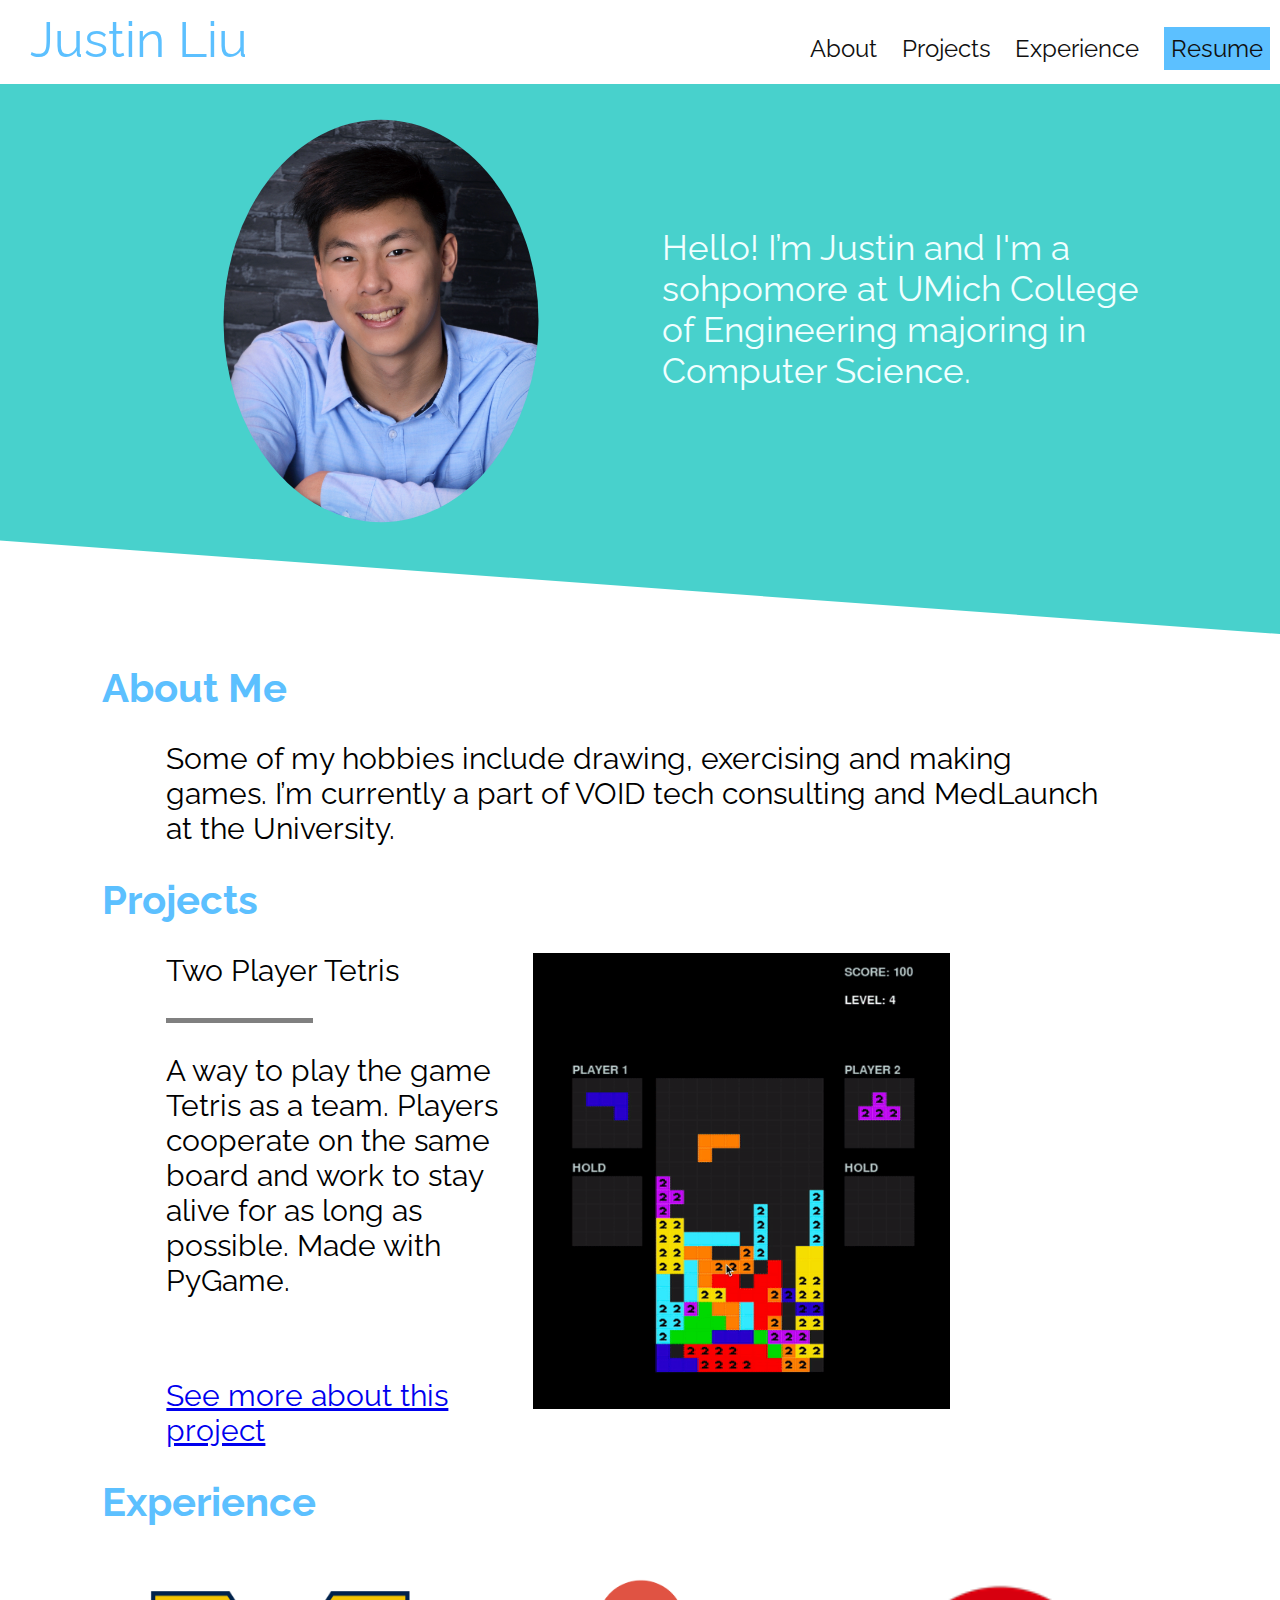
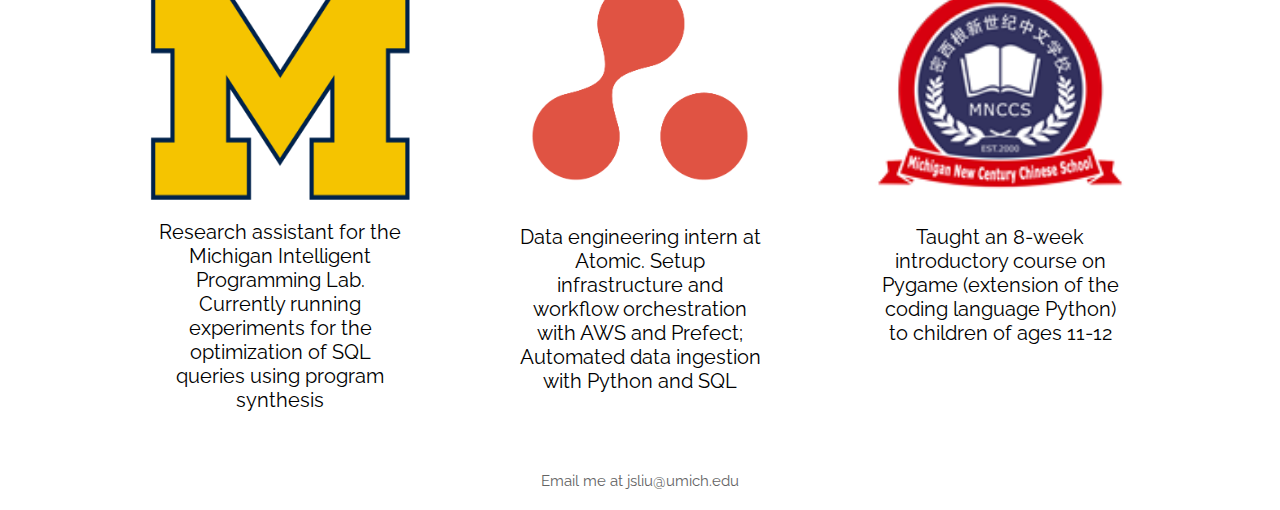
<file: index.html>
<!doctype html>

<html lang="en">
<head>
    <meta charset="utf-8">

    <title>Justin Liu</title>
    <meta name="Justin Liu" content="Justin Liu">
    <link rel="stylesheet" href="styles.css">
    <link href="https://fonts.googleapis.com/css2?family=Raleway:wght@300;400;700&display=swap" rel="stylesheet">
</head>

<body>
    <nav class="navbar">
        <a class="nav-name" href="./index.html">Justin Liu</a>
        <ul class="link">
            <li><a class="nav-link" href="#about">About</a></li>
            <li><a class="nav-link" href="#projects">Projects</a></li>
            <li><a class="nav-link" href="#experience">Experience</a></li>
            <li><a class="nav-link" id="resume_text" href="./resume.html">Resume</a></li>
        </ul>
        <!-- for mobile version only -->
        <button class="hamburger">Menu</button>
    </nav>

    <div class="hero" id="hero_box">
        <img id="hero_img" src="data/justin_picture3.jpg" alt="Hero Picture"></img>
        <div id="hero_text">Hello! I’m Justin and I'm a sohpomore at UMich College of 
            Engineering majoring in Computer Science. </div>
    </div>

    <h2 class="headers" id="about">About Me</h2>
        <p id="aboutme_text">Some of my hobbies include drawing, exercising and making games. I’m currently a part of
            VOID tech consulting and MedLaunch at the University.
        </p>
    <h2 class="headers" id="projects">Projects</h2>
        <div class="project1">
            <div class="project1left">
                <p id="p1name">Two Player Tetris</p>
                <hr id="projectLine" size="7" width="90%" color="grey">  
                <p id="p1paragraph">A way to play the game Tetris as a team. Players cooperate on the same board and work to stay alive for as long as possible. Made with PyGame.</p>
                <p id="p1link"><a href=https://github.com/Jello15659/2PTetris>See more about this project</a></p>
            </div>
            <div class="project1right">
                <!-- <img src="2ptetris.png" alt="P1picture"></img> -->
                <img id="p1picture" src="data/tetrisclip.gif" alt="P1picture"></img>
            </div>
        </div>
        <!-- <div class="project2">
            <div class="project2left">
                <p id="p2name">Run Away From Your GPA</p>
                <hr id="projectLine" size="7" width="90%" color="grey">  
                <p id="p2paragraph">A fun little one level 2D platformer featuring my principal, the high school, the police station, and Taco Bell</p>
                <p id="p2link"><a href=https://github.com/Jello15659/RAFYGPA>See more about this project</a></p>
            </div>
            <div class="project2right">
                <img id="p2picture" src="data/tetrisclip.gif" alt="P2picture"></img>
            </div>
        </div> -->
    <h2 class="headers" id="experience">Experience</h2>
        <ul class="experience_list">
            <li class="exp1">
                <img id="exp1pic" src="data/exp1.png" alt="exp1pic"></img>
                <p id="exp1text">Research assistant for the Michigan Intelligent Programming Lab. Currently running experiments for the optimization of SQL queries using program synthesis</p>
            </li>
            <li class="exp2">
                <img id="exp2pic" src="data/exp2.png" alt="exp2pic"></img>
                <p id="exp2text">Data engineering intern at Atomic. Setup infrastructure and workflow orchestration with AWS and Prefect; Automated data ingestion with Python and SQL</p>
            </li>
            <li class="exp3">
                <img id="exp3pic" src="data/exp3.png" alt="exp3pic"></img>
                <p id="exp3text">Taught an 8-week introductory course on Pygame (extension of the coding language Python) to children of ages 11-12</p>
            </li>
        </ul>
    <!-- <h2 class="headers" id="contact">Contact Me</h2>
        <p id="contactinfo">Email: jsliu@umich.edu</p> -->
    <p id="contactinfo">Email me at jsliu@umich.edu</p>
    <script src="scripts.js"></script>

</body>
</html>
</file>
<file: styles.css>
*,
*::before,
*::after {
  box-sizing: border-box;
}
body,
h1,
h2,
h3,
h4,
p,
ul[class],
ol[class],
li,
figure,
figcaption,
blockquote,
dl,
dd {
  margin: 0;
}
/* body{
    margin-left: 8rem;
    margin-right: 8rem;
} */
h2{
    margin: 3rem;
}
html {
    font-family: 'Raleway', sans-serif;
    scroll-behavior: smooth;
}
html {
    font-size: 62.5%; }
  @media (min-width: 112.5em) {
    html {
    font-size: 75%; } }
  @media (max-width: 75em) {
    html {
    font-size: 56.25%; } }
  @media (max-width: 56.25em) {
    html {
    font-size: 50%; } }
  @media (max-width: 37.5em) {
    html {
    font-size: 40%; } 
}

ul{
    list-style-type: none;
}
.hamburger {
    display: none;
    padding: 1rem;
}
.link{
    /* width: 40%; */
    width: 30%;
    min-width: 50rem;
    display:flex;
    color: #202020;
    align-items: end;
    flex-direction: row;
    justify-content: space-between;
    margin-top: 2rem;
    margin-right: 2rem;
}
.nav-link{
    height: 0rem;
    font-size: 2.4rem;
    line-height: 2rem;
    text-decoration: none;
    color: #101010;
}
.nav-name{
    color: rgb(92, 192, 255);
    margin-left: 2rem;
    text-decoration: none;
}
nav{
    font-size: 5rem;
    display: flex;
    margin: 1rem;
    justify-content: space-between;
    align-items: baseline;
    margin-bottom: 1.5rem;
}
#resume_text{
    font-style: normal;
    height: auto;
    line-height: 2rem;
    padding: 0.7rem;
    background-color: rgb(92, 192, 255);
}
a:hover{
    color: mediumaquamarine;
}
.hero{
    display:flex;
    flex-direction: row;
    justify-content: space-evenly; 
    align-items: center;
    padding-bottom: 10rem;
}
#hero_box{
    width: auto;
    height: 55rem;
    background-color:mediumturquoise;
    clip-path: polygon(0 0, 100% 0%, 100% 100%, 0 83%);
}
#hero_img{
    /* position: absolute; */
    margin-top: 5rem;
    margin-left: 10rem;
    width: 35rem;
    clip-path: ellipse(45% 46% at 50% 47%);
    /* left: 10rem;
    top: 15rem; */
}
#hero_text{
    width: 40%;
    color: azure;
    font-size: 3.5rem;
    /* padding-top: 3rem;  */
}
.headers{
    margin-left: 8%;
    margin-right: 8%;
    font-size: 4rem;
    color:rgb(92, 192, 255);
}
p{
    font-size: 3rem;
}
#aboutme_text{
    margin-left: 13%;
    margin-right: 13%;
}
.project1{
    display:flex;
    flex-direction: row;
    justify-content: space-between;
    margin-right: 20%;
    margin-left: 13%;

}
.project1left{
    width: 45%;
}
#p1picture{
    width: 85%;
}
#p1paragraph{

}
#projectLine{
    width:40%;
    text-align: left;
    margin: 3rem;
    margin-left: 0;

}
#p1link{
    padding-top: 8rem;
    font-size: 3rem;

}

.experience_list{
    padding-left: 10rem;
    padding-right: 10rem;
    display: flex;
    justify-content: space-around;
    flex-direction: row;
}
.exp1{
    display: flex;
    font-size: 1rem;
    flex-direction: column;
    align-items: center;
    width: 50%;
}
.exp2{
    display: flex;
    font-size: 1rem;
    flex-direction: column;
    align-items: center;
    width: 50%;
}
.exp3{
    display: flex;
    font-size: 1rem;
    flex-direction: column;
    align-items: center;
    width: 50%;
}
#exp1text{
    text-align:center;
    font-size:2rem;
    width: 70%;
}
#exp2text{
    text-align:center;
    font-size:2rem;
    width: 70%;
}
#exp3text{
    text-align:center;
    font-size:2rem;
    width: 70%;
}
#exp1pic{
    margin-top: 3.5rem;
    margin-bottom: 2rem;
    width:26rem;
    height:21rem;
}
#exp2pic{
    width:25rem;
    height:25rem;
    margin-bottom: 2rem;
}
#exp3pic{
    width:25rem;
    height:25rem;
    margin-top: 2rem;
}
#contactinfo{
    margin-top: 6rem;
    margin-bottom: 2rem;
    display:flex;
    justify-content: center;
    font-size: 1.5rem;
    color: rgb(100, 100, 100);
}
/* @media only screen and (max-width: 1600px) {
    .link{
        width: 35%;
    }
    #hero_box{
        width: auto;
        height: 47rem;
    }
    #hero_img{
        width: 35rem;
        height: 25rem;
        left: 10rem;
        top: 15rem;
    }
    #hero_text{
        width: 40%;
        font-size: 3rem;
    }
    #p1picture{
        height:53rem;
        width:auto;
    }
    .headers{
        margin-left: 10rem;
        margin-right: 10rem;
    }
    #aboutme_text{
        margin-left: 19rem;
        margin-right: 19rem;
    }
    #p1name{
        margin-left: 19rem;
        margin-right: 19rem;
    }
    #p1paragraph{
        margin-left: 19rem;
        margin-right: 19rem;
    }
    #projectLine{
        margin-left: 19rem;
    }
    #p1link{
        margin-left: 19rem;
        margin-right: 19rem;
    }
} */

@media only screen and (max-width: 900px) {
    .hamburger{
        display: block;
        color: white;
        padding-bottom: 0.5rem;
        font-size: 2rem;
        background-color: rgb(92, 192, 255);
        border-color: mediumturquoise;
    }
    .navbar {
        height: 60px;
    }
    #resume_text{
        background-color: transparent;
    }
    .navbar ul {
        z-index: 1;
        position: absolute;
        width: 100%;
        height: 27rem; 
        left: 0;
        top: 8.5rem;
        flex-direction: column;
        align-items: center;
        /* border-top: 1px solid #444; */
        background-color: rgb(92, 192, 255);
        max-height: 0;
        overflow: hidden;
        transition: .3s;
    }
    .navbar ul li {
        width: 100%;
        text-align: center;
    }
    .navbar ul li a {
        padding: 5rem;
    }
    .navbar ul.open {
        max-height: 100vh;
        overflow: visible;
    }
    .hero{
        display:flex;
        flex-direction: column;
        align-items: center;
        padding-bottom: 10rem;
    }
    #hero_box{
        width: auto;
        height: 100rem;
        background-color: mediumturquoise;
        clip-path: polygon(0 0, 100% 0%, 100% 100%, 0 90%);
    }
    #hero_img{
        /* position: absolute; */
        width: 50rem;
        margin: 0;
        padding: 0;
        /* left: 10rem;
        top: 15rem; */
    }
    #hero_text{
        width: 80%;
        text-align:center;
        font-size: 3.5rem;
        /* padding-top: 3rem;  */
    }
    .project1{
        display:flex;
        flex-direction: column;
        align-items: center;
    }
    #p1name{
        margin-left: 10rem;
        margin-right: 7rem;
    }
    .project1left{
        width: 100%;
    }
    #p1picture{
        height:50rem;
        width:auto;
        margin-bottom: 3rem;
    }
    #p1paragraph{
        margin-left: 10rem;
        margin-right: 7rem;
    }
    #projectLine{
        width:40%;
        text-align: left;
        margin: 3rem;
        margin-left: 10rem;
    }
    #p1link{
        padding-top: 3rem;
        font-size: 3rem;
        margin-left: 10rem;
        margin-right: 7rem;
        margin-bottom: 3rem;
    }

    .experience_list{
        padding-left: 10rem;
        padding-right: 10rem;
        display: flex;
        flex-direction: column;
        align-items: center;
    }
    .exp1{
        display: flex;
        font-size: 1rem;
        flex-direction: column;
        align-items: center;
        width: 80%;
        margin-bottom: 4rem;
    }
    .exp2{
        display: flex;
        font-size: 1rem;
        flex-direction: column;
        align-items: center;
        width: 80%;
        margin-bottom: 4rem;
    }
    .exp3{
        display: flex;
        font-size: 1rem;
        flex-direction: column;
        align-items: center;
        width: 80%;
        margin-bottom: 4rem;
    }
    #exp1text{
        font-size:2rem;
        width: 70%;
    }
    #exp2text{
        font-size:2rem;
        width: 70%;
    }
    #exp3text{
        font-size:2rem;
        width: 70%;
    }
    #exp1pic{
        width:25rem;
        height:25rem;
        margin-top: 2rem;
    }
    #exp2pic{
        width:25rem;
        height:25rem;
        margin-bottom: 2rem;
    }
    #exp3pic{
        margin-top: 5rem;
        margin-bottom: 2rem;
        width:30rem;
        height:20rem;
    } 
}
</file>
